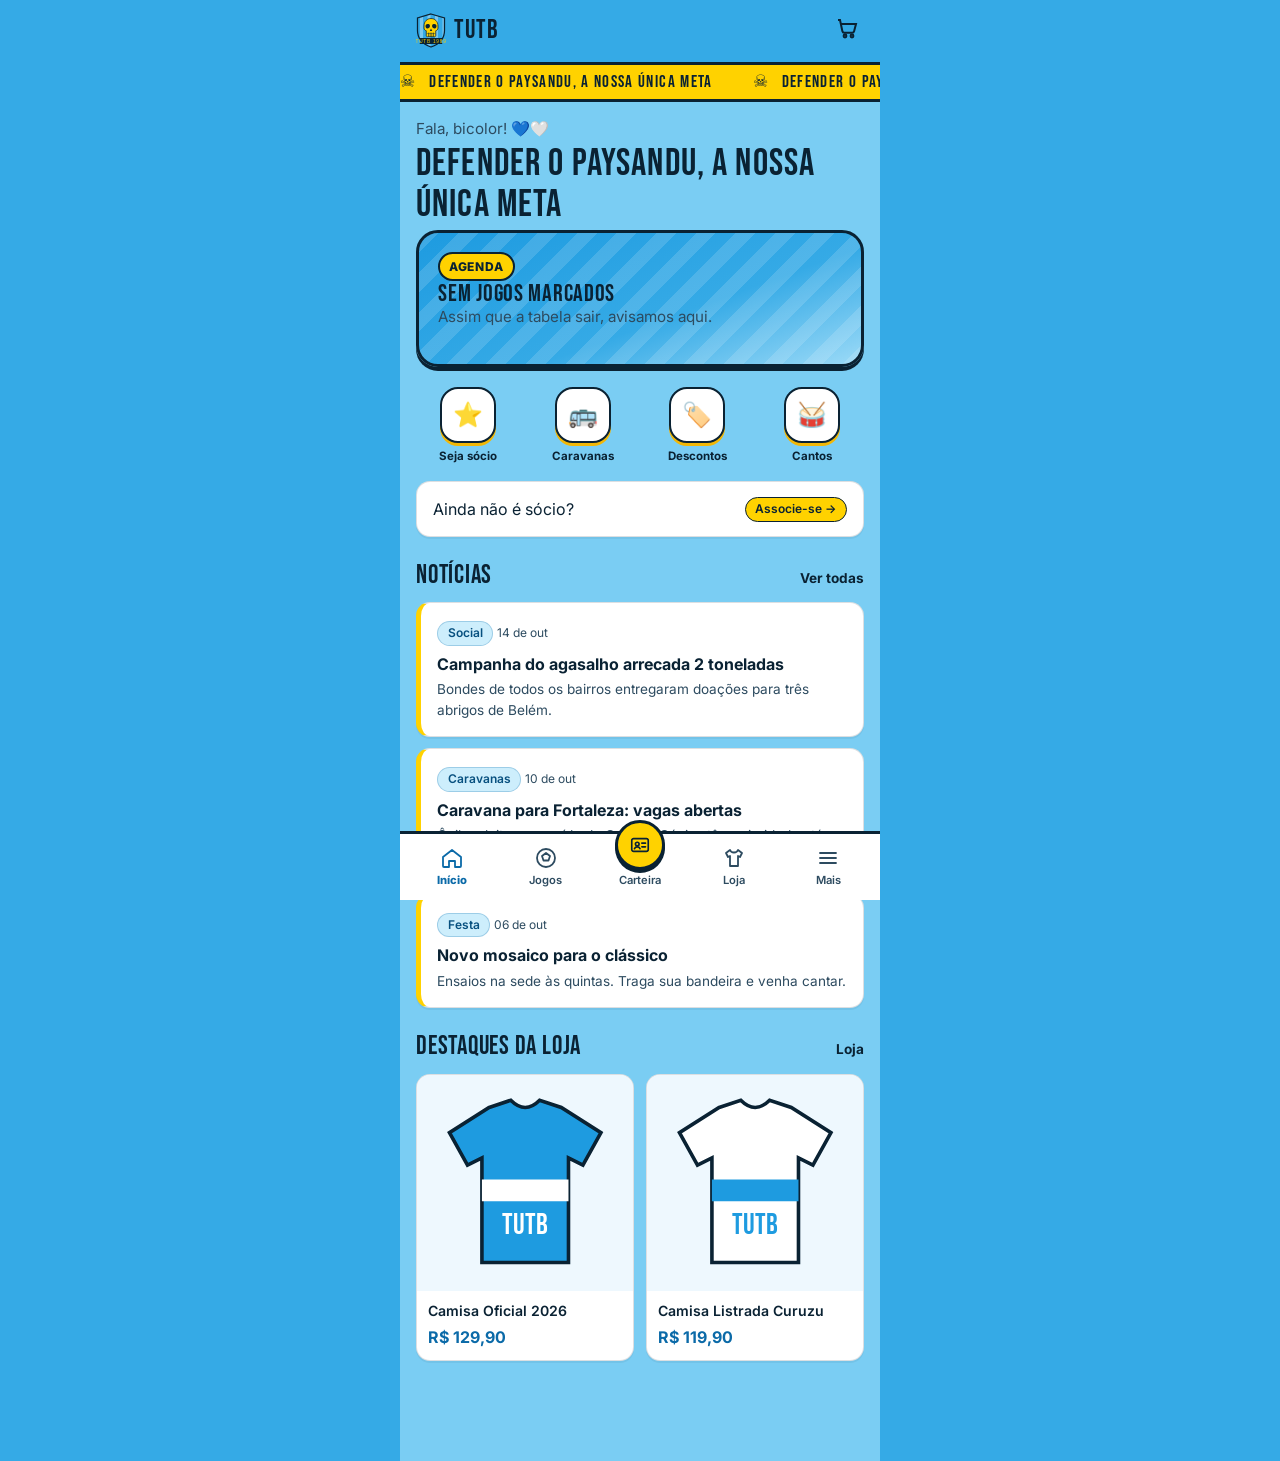
<file: app/index.html>
<!doctype html>
<html lang="pt-BR">
<head>
  <meta charset="utf-8">
  <meta name="viewport" content="width=device-width, initial-scale=1, viewport-fit=cover">
  <meta name="theme-color" content="#35AAE6">
  <title>TUTB — App da Torcida</title>
  <link rel="manifest" href="manifest.webmanifest">
  <link rel="icon" href="../shared/emblem.svg" type="image/svg+xml">
  <link rel="stylesheet" href="../shared/brand.css">
  <link rel="stylesheet" href="app.css">
</head>
<body>
  <div class="shell">
    <header class="topo">
      <button class="topo__voltar" id="voltar" aria-label="Voltar" hidden>&#8592;</button>
      <a href="#/" class="topo__marca"><img src="../shared/emblem.svg" alt="" width="30" height="35"><span>TUTB</span></a>
      <a href="#/carrinho" class="topo__carrinho" aria-label="Carrinho">
        <svg viewBox="0 0 24 24" width="24" height="24" fill="none" stroke="currentColor" stroke-width="2"><path d="M3 4h2l2.4 11.2a2 2 0 0 0 2 1.6h7.7a2 2 0 0 0 2-1.5L21 8H6"/><circle cx="10" cy="20" r="1.4"/><circle cx="17" cy="20" r="1.4"/></svg>
        <span class="badge" id="badge" hidden>0</span>
      </a>
    </header>
    <div class="lema"><span class="sr-only">Defender o Paysandu, a nossa única meta</span><div class="lema__trilho" aria-hidden="true"><span>Defender o Paysandu, a nossa única meta</span><span>Defender o Paysandu, a nossa única meta</span><span>Defender o Paysandu, a nossa única meta</span><span>Defender o Paysandu, a nossa única meta</span><span>Defender o Paysandu, a nossa única meta</span><span>Defender o Paysandu, a nossa única meta</span></div></div>

    <main id="tela" tabindex="-1"></main>

    <nav class="abas" aria-label="Navegação principal">
      <a href="#/" data-aba="inicio"><svg viewBox="0 0 24 24"><path d="M3 11 12 4l9 7v9a1 1 0 0 1-1 1h-5v-6H9v6H4a1 1 0 0 1-1-1z"/></svg>Início</a>
      <a href="#/jogos" data-aba="jogos"><svg viewBox="0 0 24 24"><circle cx="12" cy="12" r="9"/><path d="m12 7 4 3-1.5 4.5h-5L8 10z"/></svg>Jogos</a>
      <a href="#/carteirinha" data-aba="carteirinha" class="abas__centro"><svg viewBox="0 0 24 24"><rect x="3" y="5" width="18" height="14" rx="2"/><circle cx="9" cy="11" r="2"/><path d="M14 10h4M14 14h4M6 16c.6-1.4 1.8-2 3-2s2.4.6 3 2"/></svg>Carteira</a>
      <a href="#/loja" data-aba="loja"><svg viewBox="0 0 24 24"><path d="M8 4 4 7l2 4 2-1v10h8V10l2 1 2-4-4-3c-.5 1.5-2 2.5-4 2.5S8.5 5.5 8 4z"/></svg>Loja</a>
      <a href="#/mais" data-aba="mais"><svg viewBox="0 0 24 24"><path d="M4 7h16M4 12h16M4 17h16"/></svg>Mais</a>
    </nav>
  </div>
  <div class="toast" id="toast" role="status" aria-live="polite"></div>

  <script src="../shared/data.js"></script>
  <script src="app.js"></script>
</body>
</html>
</file>
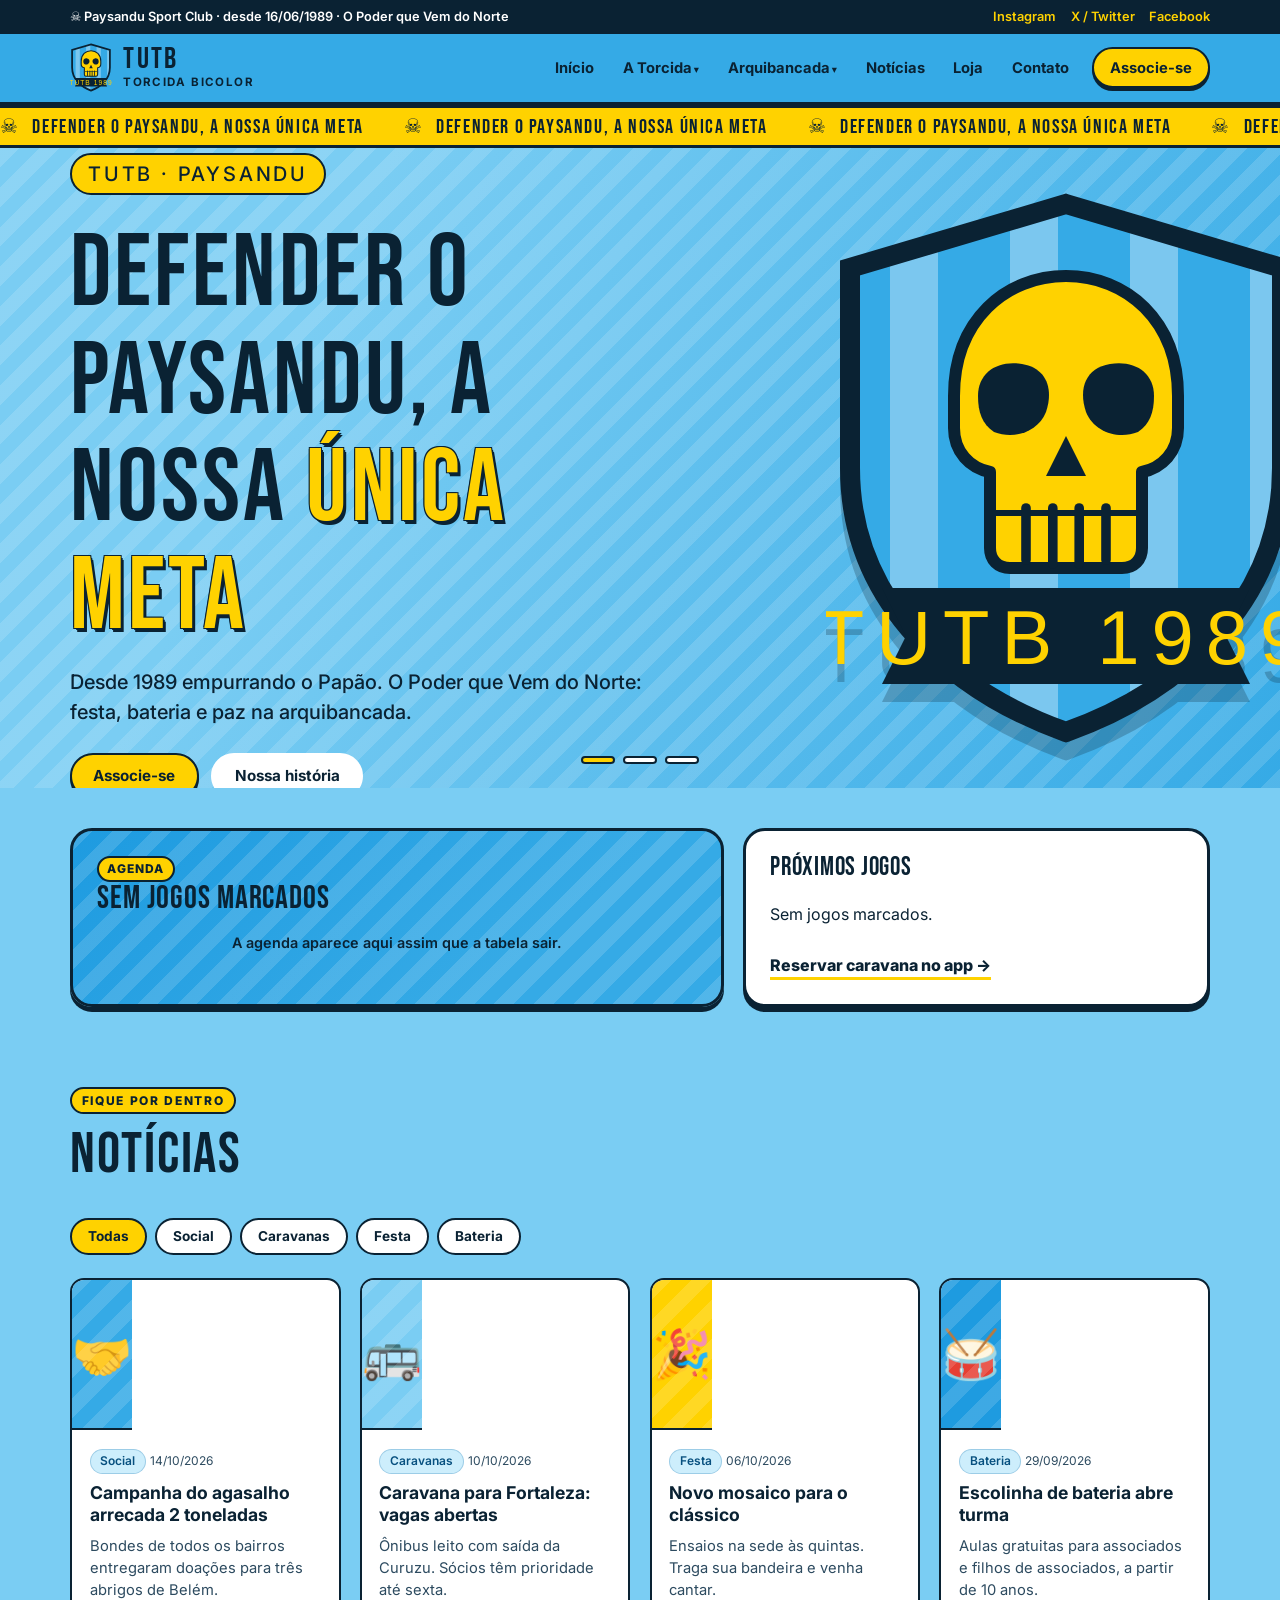
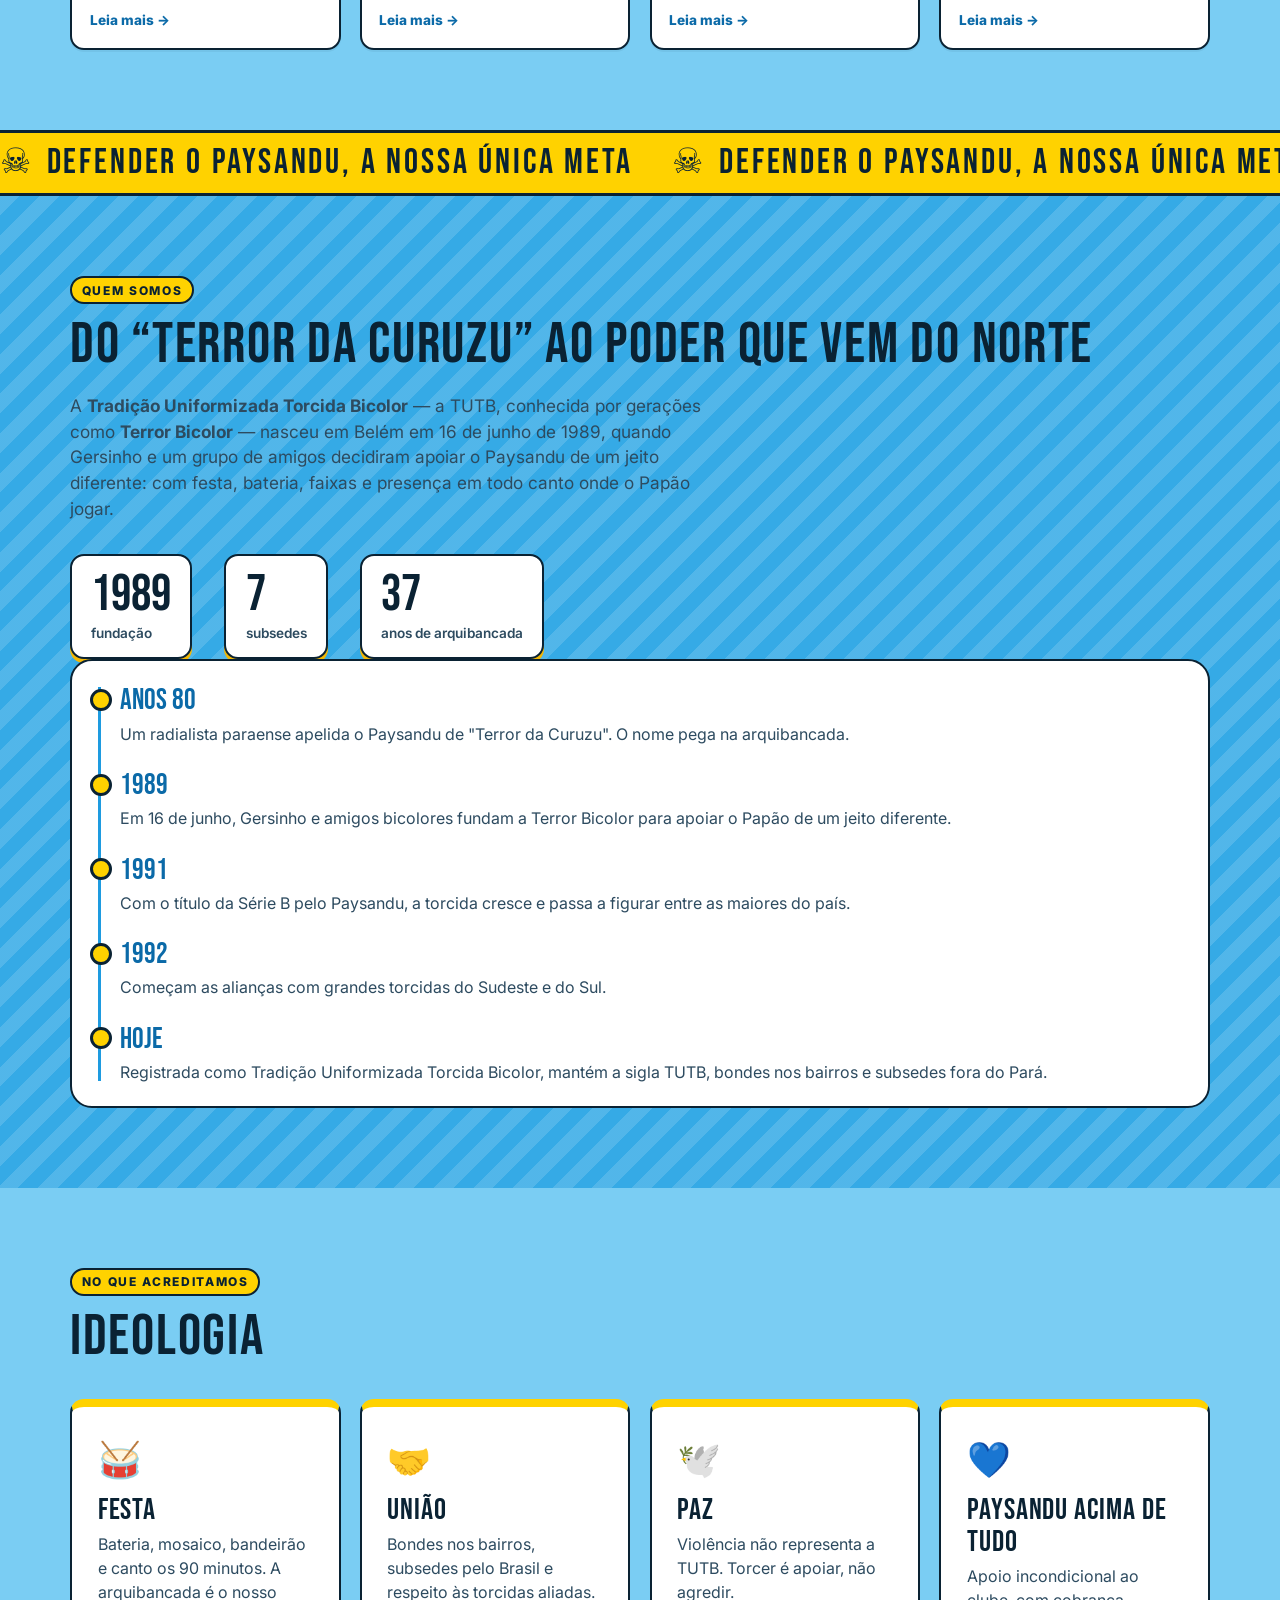
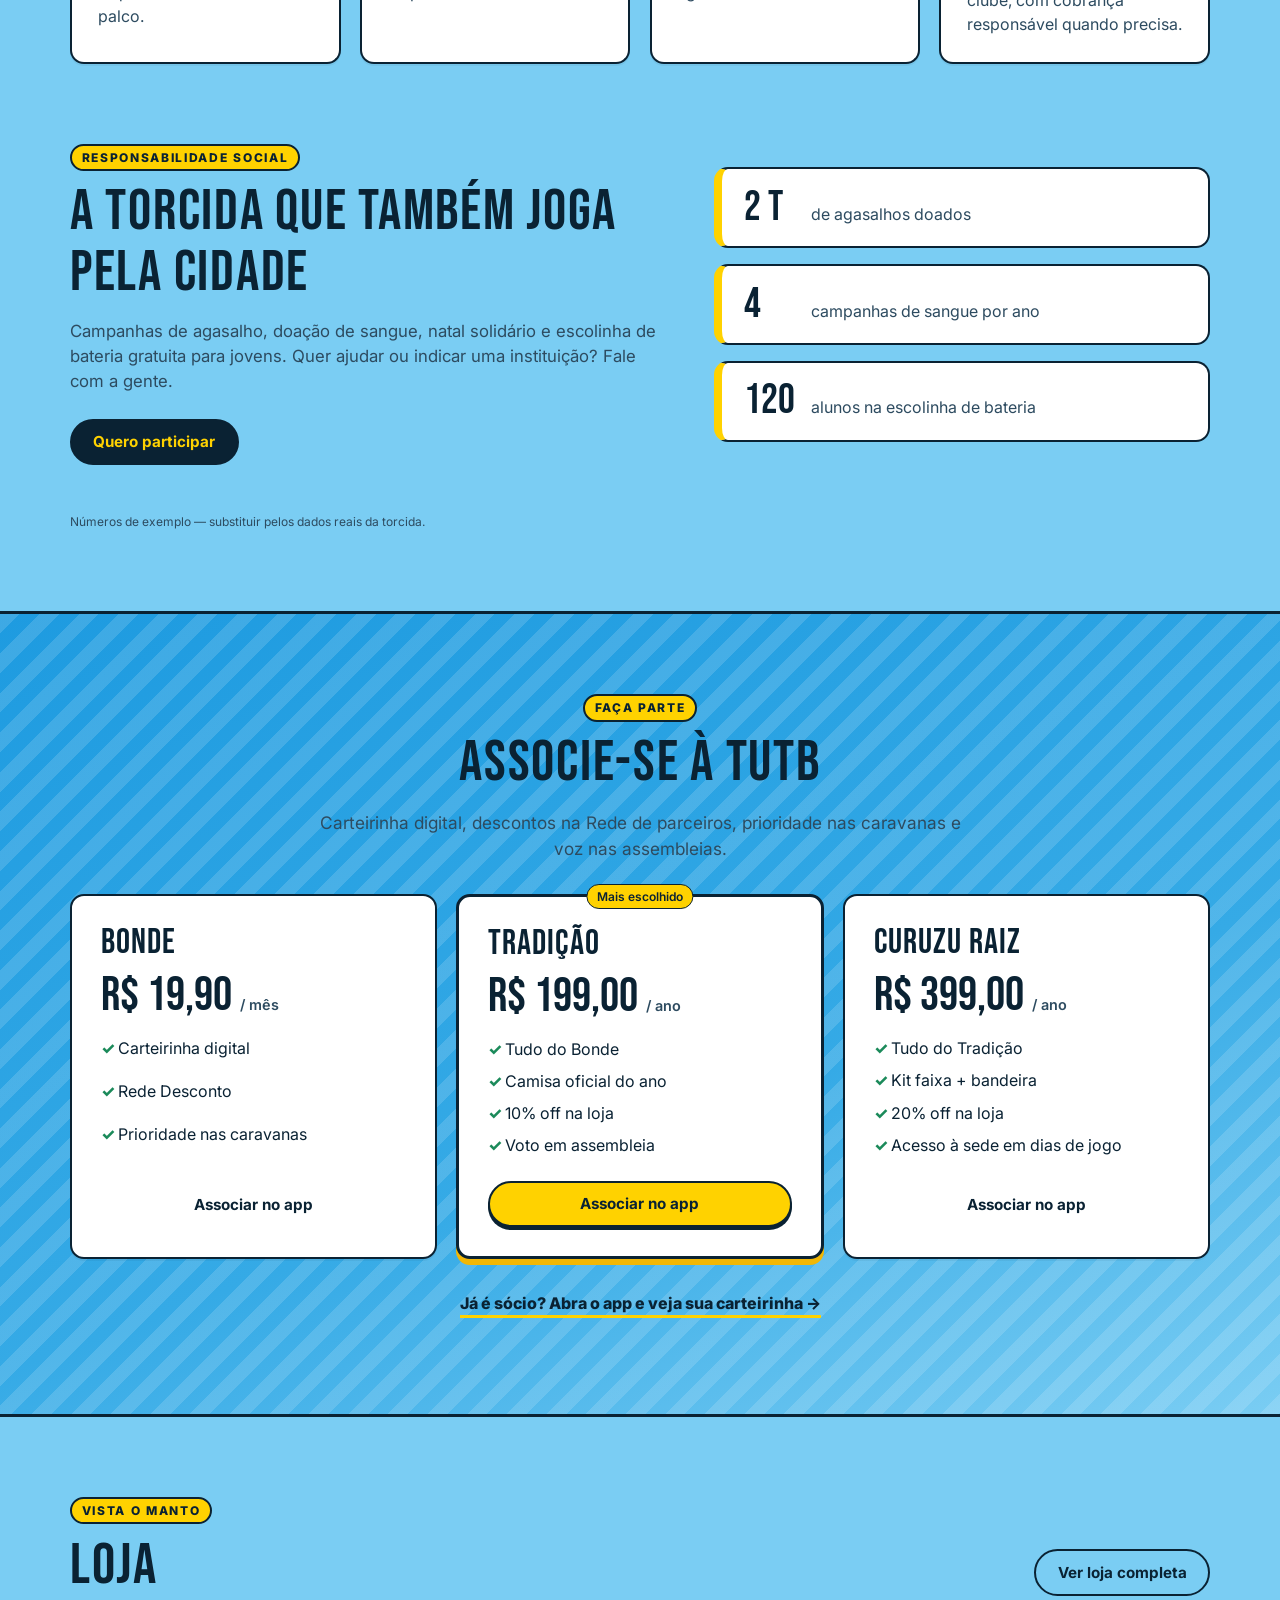
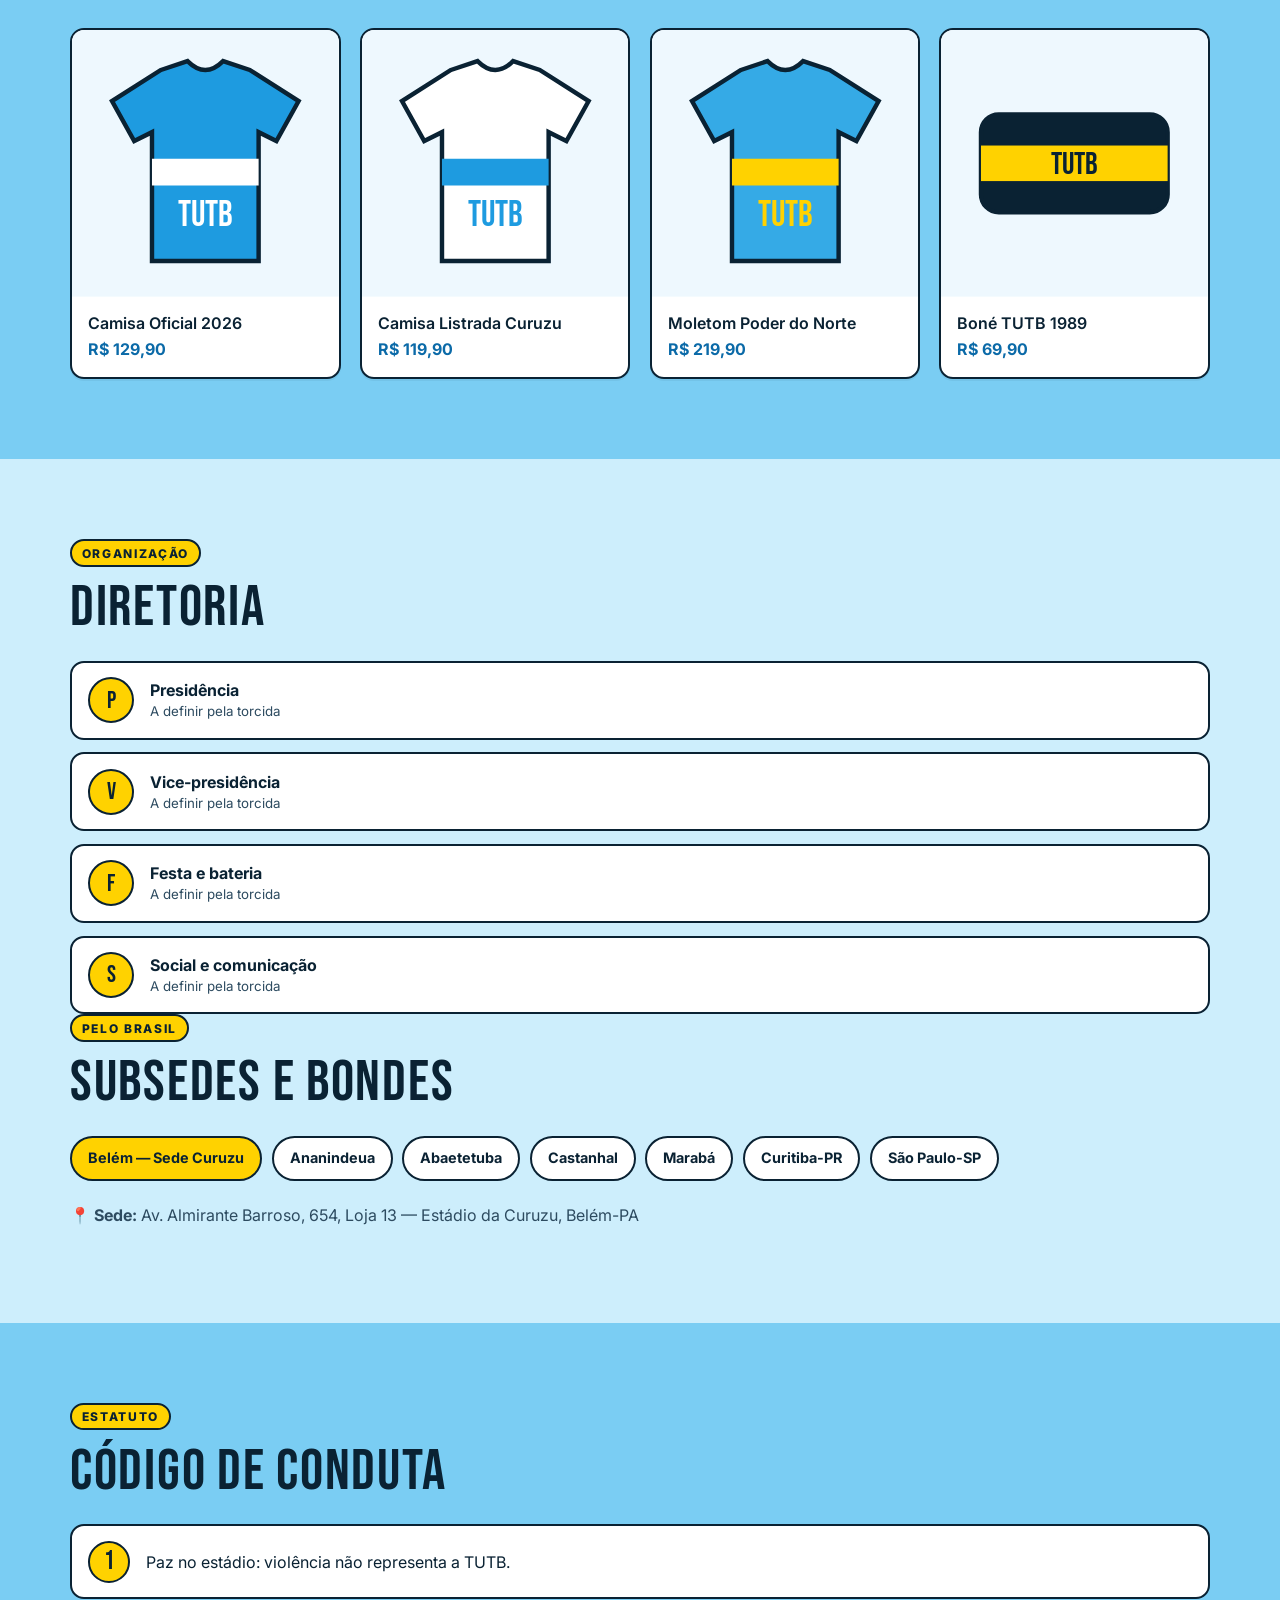
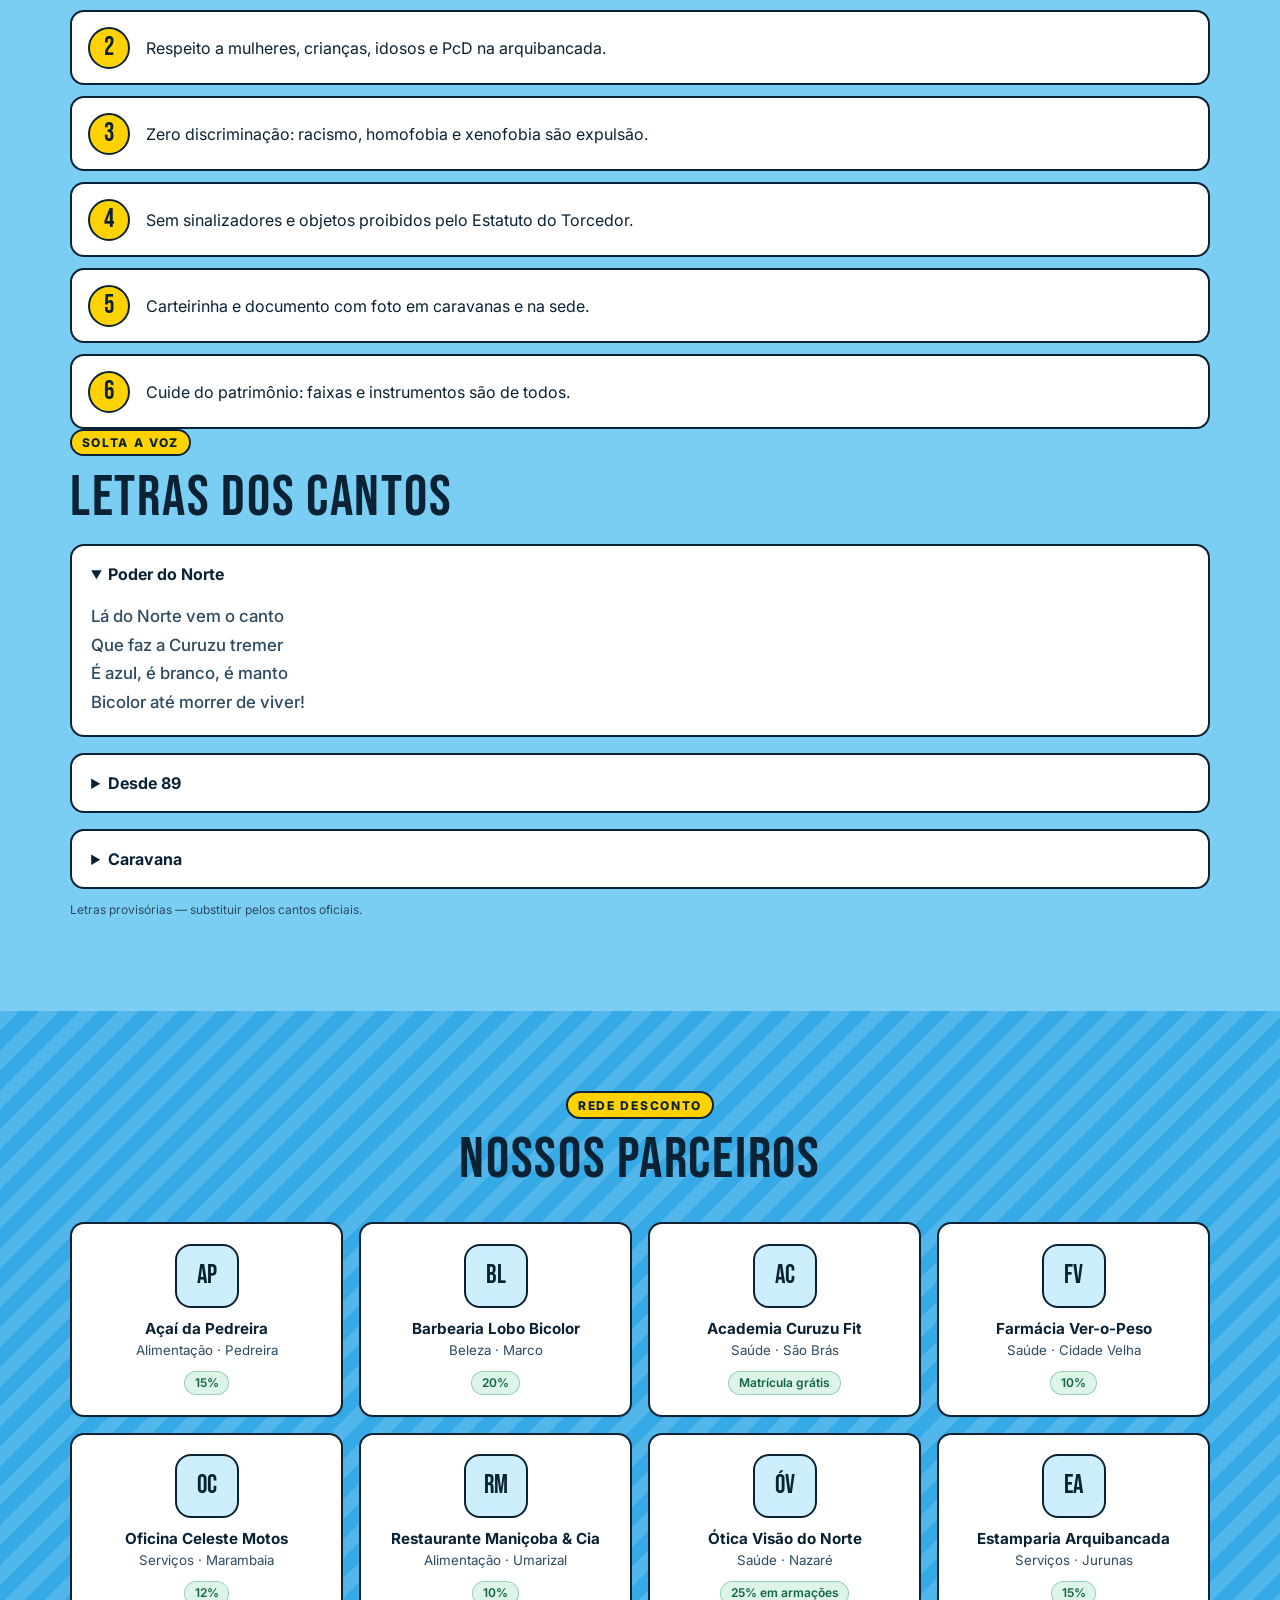
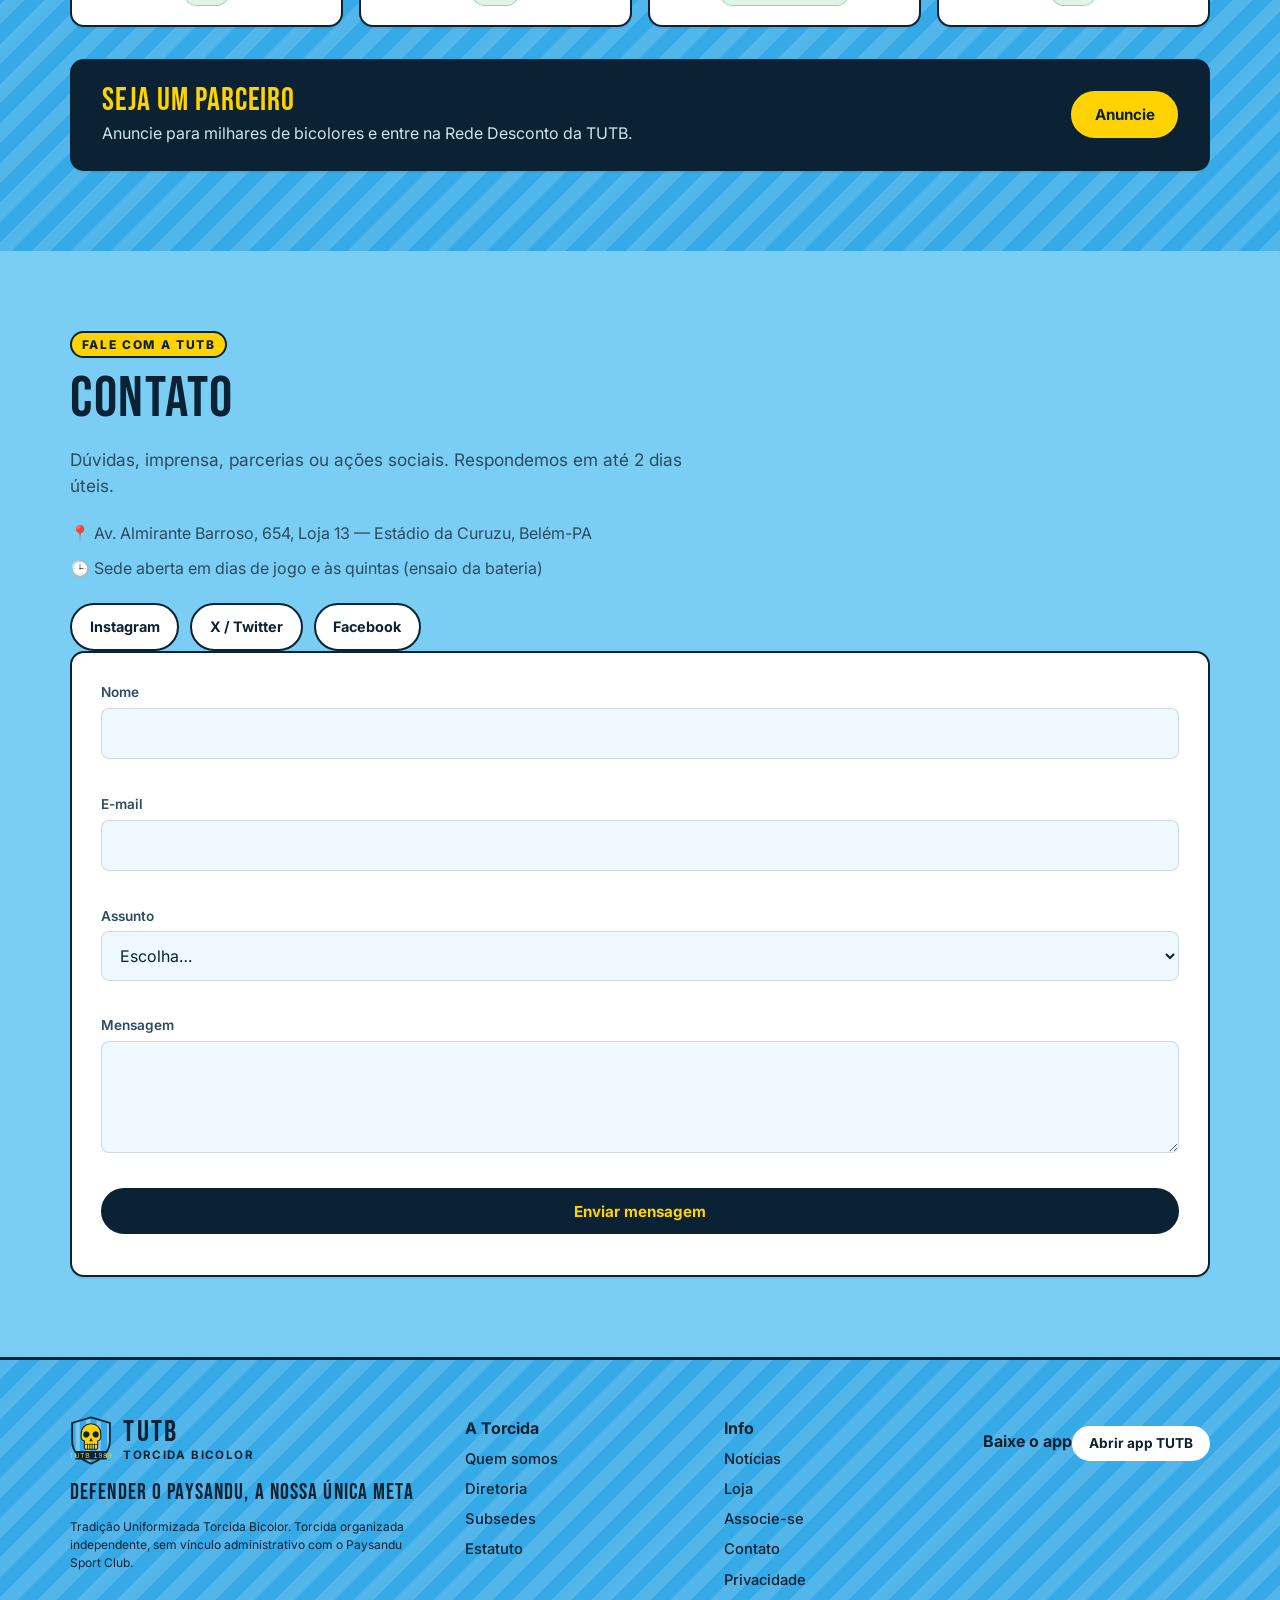
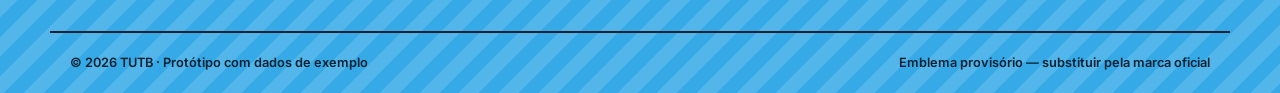
<file: site/index.html>
<!doctype html>
<html lang="pt-BR">
<head>
  <meta charset="utf-8">
  <meta name="viewport" content="width=device-width, initial-scale=1, viewport-fit=cover">
  <meta name="description" content="Site oficial da TUTB — Tradição Uniformizada Torcida Bicolor, a torcida do Paysandu desde 1989. Defender o Paysandu, a nossa única meta.">
  <meta name="theme-color" content="#35AAE6">
  <title>TUTB — O Poder que Vem do Norte</title>
  <link rel="icon" href="../shared/emblem.svg" type="image/svg+xml">
  <link rel="stylesheet" href="../shared/brand.css">
  <link rel="stylesheet" href="site.css">
</head>
<body>
  <a class="sr-only" href="#conteudo">Pular para o conteúdo</a>

  <div class="faixa-topo"><div class="wrap"><span>☠ Paysandu Sport Club · desde 16/06/1989 · O Poder que Vem do Norte</span>
    <span class="faixa-topo__redes" id="redes-topo"></span></div></div>

  <header class="cab" id="cab">
    <div class="wrap cab__in">
      <a href="#inicio" class="marca"><img src="../shared/emblem.svg" alt="" width="42" height="49"><span><b>TUTB</b><small>Torcida Bicolor</small></span></a>
      <button class="menu-btn" id="menu-btn" aria-expanded="false" aria-controls="menu" aria-label="Abrir menu"><span></span><span></span><span></span></button>
      <nav id="menu" class="menu" aria-label="Principal">
        <ul>
          <li><a href="#inicio">Início</a></li>
          <li class="tem-sub"><button aria-expanded="false">A Torcida</button>
            <ul><li><a href="#historia">Quem somos</a></li><li><a href="#historia">História</a></li><li><a href="#diretoria">Diretoria</a></li><li><a href="#subsedes">Subsedes e bondes</a></li><li><a href="#conduta">Estatuto e conduta</a></li></ul></li>
          <li class="tem-sub"><button aria-expanded="false">Arquibancada</button>
            <ul><li><a href="#ideologia">Ideologia</a></li><li><a href="#social">Responsabilidade social</a></li><li><a href="#cantos">Letras dos cantos</a></li><li><a href="#agenda">Agenda e caravanas</a></li></ul></li>
          <li><a href="#noticias">Notícias</a></li>
          <li><a href="#loja">Loja</a></li>
          <li><a href="#contato">Contato</a></li>
          <li><a class="btn btn--ouro btn--pq" href="#associe">Associe-se</a></li>
        </ul>
      </nav>
    </div>
  </header>
  <div class="lema"><span class="sr-only">Defender o Paysandu, a nossa única meta</span><div class="lema__trilho" aria-hidden="true"><span>Defender o Paysandu, a nossa única meta</span><span>Defender o Paysandu, a nossa única meta</span><span>Defender o Paysandu, a nossa única meta</span><span>Defender o Paysandu, a nossa única meta</span><span>Defender o Paysandu, a nossa única meta</span><span>Defender o Paysandu, a nossa única meta</span></div></div>

  <main id="conteudo">
    <!-- W02 banner -->
    <section class="banner" id="inicio" aria-roledescription="carrossel" aria-label="Destaques">
      <div class="banner__slides" id="slides"></div>
      <div class="banner__pontos" id="pontos"></div>
    </section>

    <!-- W03 próximo jogo -->
    <section class="wrap jogo" id="agenda">
      <div class="jogo__card" id="proximo"></div>
      <div class="jogo__lista"><h3>Próximos jogos</h3><ul id="agenda-lista"></ul>
        <a class="link-seta" href="../app/index.html#/caravanas">Reservar caravana no app →</a></div>
    </section>

    <!-- W04 notícias -->
    <section class="sec wrap" id="noticias">
      <div class="sec__cab"><p class="sobre">Fique por dentro</p><h2>Notícias</h2></div>
      <div class="filtro-noticias" id="filtro-noticias" role="tablist"></div>
      <div class="grid-noticias" id="grid-noticias"></div>
    </section>

    <div class="lema lema--grande"><span class="sr-only">Defender o Paysandu, a nossa única meta</span><div class="lema__trilho" aria-hidden="true"><span>Defender o Paysandu, a nossa única meta</span><span>Defender o Paysandu, a nossa única meta</span><span>Defender o Paysandu, a nossa única meta</span><span>Defender o Paysandu, a nossa única meta</span><span>Defender o Paysandu, a nossa única meta</span><span>Defender o Paysandu, a nossa única meta</span></div></div>

    <!-- W05 história -->
    <section class="sec sec--listras" id="historia">
      <div class="wrap duas">
        <div>
          <p class="sobre">Quem somos</p>
          <h2>Do “Terror da Curuzu” ao Poder que Vem do Norte</h2>
          <p class="lead">A <b>Tradição Uniformizada Torcida Bicolor</b> — a TUTB, conhecida por gerações como <b>Terror Bicolor</b> — nasceu em Belém em 16 de junho de 1989, quando Gersinho e um grupo de amigos decidiram apoiar o Paysandu de um jeito diferente: com festa, bateria, faixas e presença em todo canto onde o Papão jogar.</p>
          <div class="numeros">
            <div><b data-conta="1989">1989</b><span>fundação</span></div>
            <div><b data-conta="7">7</b><span>subsedes</span></div>
            <div><b data-conta="35">35</b><span>anos de arquibancada</span></div>
          </div>
        </div>
        <ol class="linha-tempo" id="linha-tempo"></ol>
      </div>
    </section>

    <!-- W06 ideologia + social -->
    <section class="sec wrap" id="ideologia">
      <div class="sec__cab"><p class="sobre">No que acreditamos</p><h2>Ideologia</h2></div>
      <div class="pilares">
        <article class="card pilar"><span>🥁</span><h3>Festa</h3><p>Bateria, mosaico, bandeirão e canto os 90 minutos. A arquibancada é o nosso palco.</p></article>
        <article class="card pilar"><span>🤝</span><h3>União</h3><p>Bondes nos bairros, subsedes pelo Brasil e respeito às torcidas aliadas.</p></article>
        <article class="card pilar"><span>🕊️</span><h3>Paz</h3><p>Violência não representa a TUTB. Torcer é apoiar, não agredir.</p></article>
        <article class="card pilar"><span>💙</span><h3>Paysandu acima de tudo</h3><p>Apoio incondicional ao clube, com cobrança responsável quando precisa.</p></article>
      </div>
    </section>

    <section class="sec wrap social" id="social">
      <div class="social__txt">
        <p class="sobre">Responsabilidade social</p>
        <h2>A torcida que também joga pela cidade</h2>
        <p>Campanhas de agasalho, doação de sangue, natal solidário e escolinha de bateria gratuita para jovens. Quer ajudar ou indicar uma instituição? Fale com a gente.</p>
        <a class="btn" href="#contato" data-assunto="Responsabilidade social">Quero participar</a>
      </div>
      <ul class="social__lista">
        <li><b>2 t</b><span>de agasalhos doados</span></li>
        <li><b>4</b><span>campanhas de sangue por ano</span></li>
        <li><b>120</b><span>alunos na escolinha de bateria</span></li>
      </ul>
      <p class="aviso-demo social__nota">Números de exemplo — substituir pelos dados reais da torcida.</p>
    </section>

    <!-- W08 associe-se -->
    <section class="sec sec--azul" id="associe">
      <div class="wrap">
        <div class="sec__cab sec__cab--centro"><p class="sobre">Faça parte</p><h2>Associe-se à TUTB</h2><p class="lead">Carteirinha digital, descontos na Rede de parceiros, prioridade nas caravanas e voz nas assembleias.</p></div>
        <div class="planos" id="planos"></div>
        <p class="centro"><a class="link-seta" href="../app/index.html">Já é sócio? Abra o app e veja sua carteirinha →</a></p>
      </div>
    </section>

    <!-- W09 loja -->
    <section class="sec wrap" id="loja">
      <div class="sec__cab sec__cab--linha"><div><p class="sobre">Vista o manto</p><h2>Loja</h2></div><a class="btn btn--ghost" href="../app/index.html#/loja">Ver loja completa</a></div>
      <div class="grid-loja" id="grid-loja"></div>
    </section>

    <!-- W07 diretoria + subsedes -->
    <section class="sec sec--escuro" id="diretoria">
      <div class="wrap duas">
        <div>
          <p class="sobre">Organização</p><h2>Diretoria</h2>
          <ul class="diretoria">
            <li><span class="avatar">P</span><div><b>Presidência</b><small>A definir pela torcida</small></div></li>
            <li><span class="avatar">V</span><div><b>Vice-presidência</b><small>A definir pela torcida</small></div></li>
            <li><span class="avatar">F</span><div><b>Festa e bateria</b><small>A definir pela torcida</small></div></li>
            <li><span class="avatar">S</span><div><b>Social e comunicação</b><small>A definir pela torcida</small></div></li>
          </ul>
        </div>
        <div id="subsedes">
          <p class="sobre">Pelo Brasil</p><h2>Subsedes e bondes</h2>
          <ul class="subsedes" id="lista-subsedes"></ul>
          <p class="sede">📍 <b>Sede:</b> <span id="sede"></span></p>
        </div>
      </div>
    </section>

    <!-- conduta + cantos -->
    <section class="sec wrap duas" id="conduta">
      <div>
        <p class="sobre">Estatuto</p><h2>Código de conduta</h2>
        <ol class="conduta" id="lista-conduta"></ol>
      </div>
      <div id="cantos">
        <p class="sobre">Solta a voz</p><h2>Letras dos cantos</h2>
        <div id="lista-cantos"></div>
        <p class="aviso-demo">Letras provisórias — substituir pelos cantos oficiais.</p>
      </div>
    </section>

    <!-- W10 parceiros -->
    <section class="sec sec--listras" id="parceiros">
      <div class="wrap">
        <div class="sec__cab sec__cab--centro"><p class="sobre">Rede Desconto</p><h2>Nossos parceiros</h2></div>
        <div class="parceiros" id="lista-parceiros"></div>
        <div class="cta-parceiro card">
          <div><h3>Seja um parceiro</h3><p>Anuncie para milhares de bicolores e entre na Rede Desconto da TUTB.</p></div>
          <a class="btn btn--ouro" href="#contato" data-assunto="Quero anunciar / ser parceiro">Anuncie</a>
        </div>
      </div>
    </section>

    <!-- W11 contato -->
    <section class="sec wrap duas" id="contato">
      <div>
        <p class="sobre">Fale com a TUTB</p><h2>Contato</h2>
        <p class="lead">Dúvidas, imprensa, parcerias ou ações sociais. Respondemos em até 2 dias úteis.</p>
        <ul class="contato-info">
          <li>📍 <span id="sede2"></span></li>
          <li>🕒 Sede aberta em dias de jogo e às quintas (ensaio da bateria)</li>
        </ul>
        <div class="redes" id="redes"></div>
      </div>
      <form class="card form" id="form-contato" novalidate>
        <div class="campo"><label for="c-nome">Nome</label><input id="c-nome" name="nome" autocomplete="name" required><span class="erro"></span></div>
        <div class="campo"><label for="c-email">E-mail</label><input id="c-email" name="email" type="email" autocomplete="email" required><span class="erro"></span></div>
        <div class="campo"><label for="c-assunto">Assunto</label>
          <select id="c-assunto" name="assunto" required><option value="">Escolha…</option><option>Quero me associar</option><option>Quero anunciar / ser parceiro</option><option>Responsabilidade social</option><option>Imprensa</option><option>Outro</option></select><span class="erro"></span></div>
        <div class="campo"><label for="c-msg">Mensagem</label><textarea id="c-msg" name="msg" required></textarea><span class="erro"></span></div>
        <button class="btn btn--bloco" type="submit">Enviar mensagem</button>
        <p class="aviso-demo" id="form-status" role="status"></p>
      </form>
    </section>
  </main>

  <footer class="rod">
    <div class="wrap rod__in">
      <div><a href="#inicio" class="marca"><img src="../shared/emblem.svg" alt="" width="42" height="49"><span><b>TUTB</b><small>Torcida Bicolor</small></span></a>
        <p class="rod__meta">Defender o Paysandu, a nossa única meta</p>
        <p class="aviso-demo">Tradição Uniformizada Torcida Bicolor. Torcida organizada independente, sem vínculo administrativo com o Paysandu Sport Club.</p></div>
      <nav aria-label="Rodapé"><b>A Torcida</b><a href="#historia">Quem somos</a><a href="#diretoria">Diretoria</a><a href="#subsedes">Subsedes</a><a href="#conduta">Estatuto</a></nav>
      <nav aria-label="Rodapé 2"><b>Info</b><a href="#noticias">Notícias</a><a href="#loja">Loja</a><a href="#associe">Associe-se</a><a href="#contato">Contato</a><a href="#privacidade" id="link-priv">Privacidade</a></nav>
      <div><b>Baixe o app</b><a class="btn btn--claro btn--pq" href="../app/index.html" style="margin-top:.6rem">Abrir app TUTB</a></div>
    </div>
    <div class="wrap rod__fim"><span>© <span id="ano"></span> TUTB · Protótipo com dados de exemplo</span><span>Emblema provisório — substituir pela marca oficial</span></div>
  </footer>

  <dialog class="modal" id="modal"><button class="modal__x" id="modal-x" aria-label="Fechar">×</button><div id="modal-corpo"></div></dialog>
  <div class="toast" id="toast" role="status" aria-live="polite"></div>

  <script src="../shared/data.js"></script>
  <script src="site.js"></script>
</body>
</html>
</file>
<file: shared/brand.css>
/* TUTB — design tokens e componentes compartilhados (app + site)
   Paleta: azul celeste do Paysandu + amarelo da caveira da torcida, contornos em preto-azulado. */
@import url("https://fonts.googleapis.com/css2?family=Bebas+Neue&family=Inter:wght@400;500;600;700;800&display=swap");

:root {
  /* celestes */
  --fundo: #7ACDF3;          /* fundo das páginas */
  --fundo-forte: #35AAE6;    /* cabeçalho, heróis, rodapé */
  --celeste: #1E9BE0;        /* marca */
  --celeste-claro: #CDEEFC;  /* chips, realces suaves */
  --celeste-escuro: #0B6AA8; /* links e ícones sobre branco */

  /* superfícies e texto */
  --superficie: #FFFFFF;     /* cartões */
  --superficie-2: #EEF8FE;   /* inputs, áreas internas */
  --texto: #0A2233;          /* texto principal e contornos da caveira */
  --texto-2: #2D4B60;        /* texto secundário */
  --linha: rgba(10, 34, 51, .14);

  /* amarelo da caveira */
  --amarelo: #FFD200;
  --amarelo-forte: #F2B705;
  --amarelo-claro: #FFF4BF;

  --alerta: #C62828;
  --ok: #1B8A5A;

  --f-titulo: "Bebas Neue", Impact, "Arial Narrow", sans-serif;
  --f-texto: "Inter", system-ui, -apple-system, "Segoe UI", Roboto, sans-serif;

  --r-1: 8px;
  --r-2: 14px;
  --r-3: 22px;
  --sombra: 0 10px 28px rgba(10, 34, 51, .18);
  --listras: repeating-linear-gradient(135deg, rgba(255,255,255,.14) 0 14px, transparent 14px 28px);
  color-scheme: light;
}

* { box-sizing: border-box; }
html { -webkit-text-size-adjust: 100%; }
body {
  margin: 0;
  background: var(--fundo);
  color: var(--texto);
  font-family: var(--f-texto);
  line-height: 1.5;
}
a { color: var(--texto); text-decoration-thickness: 2px; text-underline-offset: 2px; text-decoration-color: var(--celeste-escuro); }
img { max-width: 100%; display: block; }
h1, h2, h3, .titulo { font-family: var(--f-titulo); font-weight: 400; letter-spacing: .03em; line-height: 1.05; margin: 0; }
:focus-visible { outline: 3px solid var(--texto); outline-offset: 2px; }

.btn {
  display: inline-flex; align-items: center; justify-content: center; gap: .5em;
  font: 700 .95rem/1 var(--f-texto); text-decoration: none; cursor: pointer;
  padding: .9em 1.4em; border-radius: 999px; border: 2px solid var(--texto);
  background: var(--texto); color: var(--amarelo);
  transition: transform .12s, background .2s, color .2s;
}
.btn:hover { background: #163A52; }
.btn:active { transform: scale(.97); }
.btn--claro { background: var(--superficie); color: var(--texto); border-color: var(--superficie); }
.btn--claro:hover { background: var(--amarelo-claro); }
.btn--ghost { background: transparent; border-color: var(--texto); color: var(--texto); }
.btn--ghost:hover { background: rgba(10,34,51,.06); }
.btn--ouro { background: var(--amarelo); color: var(--texto); border-color: var(--texto); box-shadow: 0 3px 0 var(--texto); }
.btn--ouro:hover { background: #FFDD33; }
.btn--ouro:active { box-shadow: 0 1px 0 var(--texto); transform: translateY(2px); }
.btn--bloco { width: 100%; }
.btn[disabled] { opacity: .45; cursor: not-allowed; }

.card { background: var(--superficie); border: 1px solid var(--linha); border-radius: var(--r-2); box-shadow: 0 2px 0 rgba(10,34,51,.06); }
.chip {
  display: inline-block; font: 600 .75rem/1 var(--f-texto); padding: .45em .8em; border-radius: 999px;
  background: var(--celeste-claro); color: #07507F; border: 1px solid rgba(11,106,168,.25);
}
.chip--ouro { background: var(--amarelo); color: var(--texto); border-color: var(--texto); }
.chip--ok { background: #DDF5E9; color: #11663F; border-color: rgba(27,138,90,.35); }
.chip--alerta { background: #FDE2E2; color: #9B1C1C; border-color: rgba(198,40,40,.35); }

.campo { display: grid; gap: .35rem; margin-bottom: 1rem; }
.campo label { font-size: .85rem; font-weight: 600; color: var(--texto-2); }
.campo input, .campo select, .campo textarea {
  font: inherit; color: var(--texto); background: var(--superficie-2); border: 1px solid var(--linha);
  border-radius: var(--r-1); padding: .8em .9em; width: 100%;
}
.campo textarea { min-height: 7rem; resize: vertical; }
.campo input:focus, .campo select:focus, .campo textarea:focus { border-color: var(--celeste); outline: none; box-shadow: 0 0 0 3px rgba(30,155,224,.3); background: var(--superficie); }
.campo .erro { color: var(--alerta); font-size: .8rem; min-height: 1em; font-weight: 600; }
.campo.invalido input, .campo.invalido select, .campo.invalido textarea { border-color: var(--alerta); }

/* faixa do lema: amarelo com texto preto, como a caveira */
.lema {
  background: var(--amarelo); color: var(--texto); border-block: 3px solid var(--texto);
  font: 1.25rem/1 var(--f-titulo); letter-spacing: .08em; text-transform: uppercase;
  overflow: hidden; white-space: nowrap;
}
.lema__trilho { display: inline-flex; gap: 2.5rem; padding: .55rem 0; animation: lema 28s linear infinite; }
.lema__trilho span::before { content: "☠"; margin-right: .8rem; }
@keyframes lema { to { transform: translateX(-50%); } }
@media (prefers-reduced-motion: reduce) { .lema__trilho { animation: none; } }

.toast {
  position: fixed; left: 50%; bottom: calc(90px + env(safe-area-inset-bottom, 0px)); transform: translateX(-50%) translateY(20px);
  background: var(--texto); color: var(--amarelo); font-weight: 600; padding: .8em 1.2em; border-radius: 999px;
  box-shadow: var(--sombra); opacity: 0; pointer-events: none; transition: .25s; z-index: 999; max-width: calc(100% - 32px); text-align: center;
}
.toast.on { opacity: 1; transform: translateX(-50%) translateY(0); }

.aviso-demo { font-size: .75rem; color: var(--texto-2); }
.sr-only { position: absolute; width: 1px; height: 1px; overflow: hidden; clip: rect(0 0 0 0); white-space: nowrap; }
</file>
<file: app/app.css>
body { background: var(--fundo-forte); }
.shell {
  max-width: 480px; margin: 0 auto; min-height: 100vh; min-height: 100dvh;
  background: var(--fundo); position: relative;
  padding-bottom: calc(84px + env(safe-area-inset-bottom, 0px));
}

/* topo */
.topo {
  position: sticky; top: 0; z-index: 20; display: flex; align-items: center; gap: .6rem;
  padding: calc(.7rem + env(safe-area-inset-top, 0px)) 16px .7rem;
  background: var(--fundo-forte); border-bottom: 3px solid var(--texto);
}
.topo__marca { display: flex; align-items: center; gap: .5rem; text-decoration: none; color: var(--texto); font: 1.6rem var(--f-titulo); letter-spacing: .06em; }
.topo__voltar { background: none; border: 0; color: var(--texto); font-size: 1.5rem; cursor: pointer; padding: 0 .3rem; }
.topo__carrinho { margin-left: auto; color: var(--texto); position: relative; padding: .3rem; }
.badge { position: absolute; top: -2px; right: -4px; background: var(--amarelo); color: var(--texto); border: 2px solid var(--texto); font: 800 .7rem/1 var(--f-texto); padding: .2em .4em; border-radius: 999px; }
.shell > .lema { font-size: 1.05rem; border-top: 0; }

/* abas */
.abas {
  position: fixed; bottom: 0; left: 50%; transform: translateX(-50%); width: 100%; max-width: 480px; z-index: 30;
  display: grid; grid-template-columns: repeat(5, 1fr);
  background: var(--superficie); border-top: 3px solid var(--texto);
  padding: .4rem .3rem calc(.4rem + env(safe-area-inset-bottom, 0px));
}
.abas a { display: grid; justify-items: center; gap: .15rem; color: var(--texto-2); text-decoration: none; font-size: .7rem; font-weight: 600; padding: .3rem 0; }
.abas svg { width: 24px; height: 24px; fill: none; stroke: currentColor; stroke-width: 1.8; stroke-linejoin: round; stroke-linecap: round; }
.abas a.ativa { color: var(--celeste-escuro); font-weight: 800; }
.abas__centro svg { width: 50px; height: 50px; padding: 11px; margin-top: -26px; border-radius: 50%; background: var(--amarelo); color: var(--texto); stroke: var(--texto); border: 3px solid var(--texto); box-shadow: 0 3px 0 var(--texto); }

/* telas */
#tela { padding: 16px; outline: none; }
.sec { margin: 1.6rem 0 .8rem; display: flex; justify-content: space-between; align-items: baseline; }
.sec h2 { font-size: 1.6rem; }
.sec a { font-size: .85rem; font-weight: 700; text-decoration: none; color: var(--texto); }
h1.pagina { font-size: 2.4rem; margin: .2rem 0 .3rem; }
.sub { color: var(--texto-2); margin: 0 0 1rem; font-size: .95rem; }

/* hero jogo */
.hero {
  border-radius: var(--r-3); padding: 1.2rem; position: relative; overflow: hidden;
  background: linear-gradient(160deg, var(--celeste), var(--fundo-forte) 60%, #9BDAF7);
  border: 3px solid var(--texto); box-shadow: 0 4px 0 var(--texto);
}
.hero::after { content: ""; position: absolute; inset: 0; background: var(--listras); pointer-events: none; }
.hero > * { position: relative; z-index: 1; }
.hero__comp { display: inline-block; font-size: .75rem; font-weight: 800; text-transform: uppercase; letter-spacing: .08em; color: var(--texto); background: var(--amarelo); padding: .3em .7em; border-radius: 999px; border: 2px solid var(--texto); margin: 0; }
.placar { display: grid; grid-template-columns: 1fr auto 1fr; align-items: center; margin: 1rem 0; text-align: center; }
.time { display: grid; justify-items: center; gap: .4rem; font-weight: 800; font-size: .9rem; }
.escudo { width: 60px; height: 60px; border-radius: 50%; display: grid; place-items: center; background: var(--superficie); color: var(--texto); font: 1.4rem var(--f-titulo); border: 3px solid var(--texto); }
.escudo img { width: 42px; }
.escudo--deles { background: var(--texto); color: var(--superficie); }
.vs { font: 2rem var(--f-titulo); color: var(--texto); }
.contagem { display: flex; justify-content: center; gap: .5rem; margin-bottom: 1rem; }
.contagem div { background: var(--superficie); border: 2px solid var(--texto); border-radius: var(--r-1); padding: .35rem .6rem; text-align: center; min-width: 54px; }
.contagem b { display: block; font: 1.6rem var(--f-titulo); }
.contagem small { font-size: .65rem; color: var(--texto-2); text-transform: uppercase; font-weight: 700; }
.hero__local { text-align: center; color: var(--texto); font-weight: 600; font-size: .85rem; margin-bottom: 1rem; }

/* atalhos */
.atalhos { display: grid; grid-template-columns: repeat(4, 1fr); gap: .6rem; margin-top: 1.2rem; }
.atalho { display: grid; justify-items: center; gap: .35rem; text-decoration: none; color: var(--texto); font-size: .72rem; font-weight: 700; text-align: center; }
.atalho span { width: 56px; height: 56px; border-radius: 18px; display: grid; place-items: center; background: var(--superficie); border: 2px solid var(--texto); font-size: 1.5rem; box-shadow: 0 3px 0 var(--amarelo-forte); }

/* listas */
.lista { display: grid; gap: .7rem; }
.item { display: flex; gap: .9rem; align-items: center; padding: .9rem; text-decoration: none; color: inherit; }
.item__data { min-width: 52px; text-align: center; border-right: 2px solid var(--amarelo); padding-right: .8rem; }
.item__data b { display: block; font: 1.5rem var(--f-titulo); }
.item__data small { color: var(--texto-2); font-size: .7rem; text-transform: uppercase; font-weight: 700; }
.item h3 { font-family: var(--f-texto); font-weight: 700; font-size: 1rem; letter-spacing: 0; }
.item p { margin: .15rem 0 0; color: var(--texto-2); font-size: .82rem; }
.item__fim { margin-left: auto; text-align: right; }

.noticia-card { display: block; padding: 1rem; text-decoration: none; color: inherit; border-left: 5px solid var(--amarelo); }
.noticia-card h3 { font: 700 1rem/1.3 var(--f-texto); letter-spacing: 0; margin: .5rem 0 .3rem; }
.noticia-card p { margin: 0; color: var(--texto-2); font-size: .85rem; }

/* abas internas */
.seg { display: flex; gap: .4rem; background: var(--superficie); padding: .3rem; border-radius: 999px; margin-bottom: 1rem; border: 2px solid var(--texto); }
.seg button { flex: 1; font: 700 .85rem var(--f-texto); color: var(--texto-2); background: none; border: 0; padding: .6rem; border-radius: 999px; cursor: pointer; }
.seg button.on { background: var(--amarelo); color: var(--texto); }

.tabela-wrap { overflow-x: auto; }
table { width: 100%; border-collapse: collapse; font-size: .85rem; }
th, td { padding: .6rem .4rem; text-align: center; border-bottom: 1px solid var(--linha); }
th { color: var(--texto-2); font-weight: 700; font-size: .72rem; text-transform: uppercase; }
td:nth-child(2), th:nth-child(2) { text-align: left; }
tr.nosso td { background: var(--amarelo-claro); font-weight: 800; }

/* planos */
.plano { padding: 1.2rem; position: relative; }
.plano.dest { border: 3px solid var(--texto); box-shadow: 0 4px 0 var(--amarelo-forte); }
.plano h3 { font-size: 1.8rem; }
.preco { font: 2.4rem var(--f-titulo); margin: .2rem 0; }
.preco small { font: 600 .85rem var(--f-texto); color: var(--texto-2); }
.plano ul { list-style: none; padding: 0; margin: .6rem 0 1rem; display: grid; gap: .35rem; font-size: .9rem; }
.plano li::before { content: "✓ "; color: var(--ok); font-weight: 800; }
.plano .chip--ouro { position: absolute; top: 1rem; right: 1rem; }

/* carteirinha */
.cartao {
  border-radius: var(--r-3); padding: 1.2rem; aspect-ratio: 1.6 / 1; max-width: 100%;
  background:
    linear-gradient(115deg, transparent 0 58%, var(--amarelo) 58% 66%, transparent 66%),
    var(--listras),
    linear-gradient(135deg, var(--celeste) 0%, var(--fundo-forte) 55%, #9BDAF7 100%);
  color: var(--texto); position: relative; overflow: hidden; border: 3px solid var(--texto); box-shadow: 0 5px 0 var(--texto);
  display: grid; grid-template-rows: auto 1fr auto;
}
.cartao__top { display: flex; justify-content: space-between; align-items: center; }
.cartao__top img { width: 46px; }
.cartao__top b { font: 1.6rem var(--f-titulo); letter-spacing: .08em; background: var(--texto); color: var(--amarelo); padding: .1em .5em; border-radius: var(--r-1); }
.cartao__nome { align-self: end; background: var(--texto); color: var(--superficie); border-radius: var(--r-1); padding: .6rem .8rem; }
.cartao__nome strong { display: block; font: 1.5rem var(--f-titulo); letter-spacing: .04em; color: var(--amarelo); }
.cartao__nome span { font-size: .75rem; color: #CFE3F0; }
.cartao__lema { font: .78rem var(--f-titulo); letter-spacing: .1em; color: var(--texto); align-self: center; text-align: right; }
.qr-box { background: var(--superficie); border-radius: var(--r-2); padding: 1rem; display: grid; justify-items: center; gap: .5rem; color: var(--texto); margin-top: 1rem; border: 2px solid var(--texto); }
.qr-box svg { width: 180px; height: 180px; }
.status-linha { display: flex; justify-content: space-between; align-items: center; padding: .9rem 1rem; margin-top: 1rem; gap: .6rem; }

/* loja */
.filtros { display: flex; gap: .4rem; overflow-x: auto; padding-bottom: .4rem; margin-bottom: .8rem; }
.filtros button { white-space: nowrap; font: 700 .82rem var(--f-texto); padding: .5rem .9rem; border-radius: 999px; border: 2px solid var(--texto); background: var(--superficie); color: var(--texto); cursor: pointer; }
.filtros button.on { background: var(--amarelo); }
.grade { display: grid; grid-template-columns: repeat(2, 1fr); gap: .7rem; }
.produto { text-decoration: none; color: inherit; overflow: hidden; }
.produto svg { width: 100%; height: auto; display: block; }
.produto div { padding: .7rem; }
.produto h3 { font: 600 .88rem/1.25 var(--f-texto); letter-spacing: 0; }
.produto b { display: block; margin-top: .3rem; color: var(--celeste-escuro); }
.produto .chip { margin-top: .3rem; }
.detalhe-img { border-radius: var(--r-3); overflow: hidden; border: 3px solid var(--texto); }
.detalhe-img svg { width: 100%; display: block; }
.tamanhos { display: flex; flex-wrap: wrap; gap: .5rem; margin: .6rem 0 1.2rem; }
.tamanhos button { min-width: 48px; padding: .6rem; border-radius: var(--r-1); border: 2px solid var(--linha); background: var(--superficie); color: var(--texto); font-weight: 700; cursor: pointer; }
.tamanhos button.on { border-color: var(--texto); background: var(--amarelo); }
.qtd { display: inline-flex; align-items: center; border: 2px solid var(--texto); border-radius: 999px; }
.qtd button { background: none; border: 0; color: var(--texto); width: 34px; height: 34px; font-size: 1.1rem; cursor: pointer; }
.qtd span { min-width: 24px; text-align: center; font-weight: 700; }
.linha-carrinho { display: grid; grid-template-columns: 64px 1fr auto; gap: .8rem; align-items: center; padding: .7rem; }
.linha-carrinho svg { width: 64px; border-radius: var(--r-1); }
.totais { padding: 1rem; margin: 1rem 0; display: grid; gap: .4rem; }
.totais div { display: flex; justify-content: space-between; }
.totais .desc { color: var(--ok); font-weight: 600; }
.totais .total { font-size: 1.15rem; font-weight: 800; border-top: 2px solid var(--amarelo); padding-top: .5rem; }

/* vazio */
.vazio { text-align: center; padding: 3rem 1rem; color: var(--texto-2); }
.vazio .ico { font-size: 3rem; }
.vazio h2 { color: var(--texto); margin: .5rem 0; font-size: 1.8rem; }

.barra { height: 10px; background: var(--superficie-2); border: 1px solid var(--linha); border-radius: 99px; overflow: hidden; margin: .5rem 0; }
.barra i { display: block; height: 100%; background: var(--amarelo-forte); }
.barra i.cheia { background: var(--alerta); }

.busca { position: relative; margin-bottom: .8rem; }
.busca input { width: 100%; font: inherit; color: var(--texto); background: var(--superficie); border: 2px solid var(--texto); border-radius: 999px; padding: .8rem 1rem .8rem 2.6rem; }
.busca::before { content: "🔍"; position: absolute; left: 1rem; top: 50%; transform: translateY(-50%); font-size: .9rem; }

.menu-mais a { display: flex; align-items: center; gap: .9rem; padding: 1rem; color: var(--texto); font-weight: 600; text-decoration: none; border-bottom: 1px solid var(--linha); }
.menu-mais a:last-child { border-bottom: 0; }
.menu-mais a::after { content: "›"; margin-left: auto; color: var(--texto-2); font-size: 1.3rem; }
.menu-mais span { font-size: 1.3rem; width: 28px; text-align: center; }

details.letra { padding: 0; margin-bottom: .6rem; }
details.letra summary { padding: 1rem; cursor: pointer; font-weight: 700; list-style: none; display: flex; justify-content: space-between; }
details.letra summary::after { content: "+"; color: var(--celeste-escuro); font-size: 1.3rem; }
details.letra[open] summary::after { content: "–"; }
details.letra pre { margin: 0; padding: 0 1rem 1rem; font: 500 1rem/1.7 var(--f-texto); white-space: pre-wrap; color: var(--texto-2); }

.artigo h1 { font: 800 1.6rem/1.2 var(--f-texto); letter-spacing: 0; margin: .8rem 0; }
.artigo .capa { height: 170px; border-radius: var(--r-3); background: linear-gradient(135deg, var(--celeste), var(--fundo-forte)); position: relative; overflow: hidden; border: 3px solid var(--texto); }
.artigo .capa::after { content: ""; position: absolute; inset: 0; background: var(--listras); }
.artigo p { color: var(--texto-2); font-size: 1rem; }
.sucesso { text-align: center; padding: 2.5rem 1rem; }
.sucesso .ico { width: 72px; height: 72px; border-radius: 50%; display: grid; place-items: center; margin: 0 auto 1rem; background: var(--amarelo); color: var(--texto); border: 3px solid var(--texto); font-size: 2rem; }

.lema-bloco { text-align: center; margin: 1.6rem 0 .4rem; padding: 1rem; border-radius: var(--r-2); background: var(--texto); color: var(--amarelo); font: 1.5rem/1.1 var(--f-titulo); letter-spacing: .06em; }
.lema-bloco img { width: 44px; margin: 0 auto .5rem; }
</file>
<file: site/site.css>
html { scroll-behavior: smooth; scroll-padding-top: 90px; }
.wrap { width: min(1180px, 100%); margin-inline: auto; padding-inline: 20px; }
.btn--pq { padding: .65em 1.1em; font-size: .85rem; }
.sobre { display: inline-block; color: var(--texto); background: var(--amarelo); font: 800 .75rem var(--f-texto); text-transform: uppercase; letter-spacing: .14em; margin: 0 0 .7rem; padding: .35em .8em; border-radius: 999px; border: 2px solid var(--texto); }
.lead { color: var(--texto-2); font-size: 1.08rem; max-width: 60ch; }
.centro { text-align: center; }
.link-seta { font-weight: 800; text-decoration: none; display: inline-block; margin-top: 1rem; color: var(--texto); border-bottom: 3px solid var(--amarelo); }
.link-seta:hover { border-color: var(--texto); }

/* faixa topo */
.faixa-topo { background: var(--texto); color: var(--superficie); font-size: .8rem; font-weight: 600; }
.faixa-topo .wrap { display: flex; justify-content: space-between; gap: 1rem; padding-block: .45rem; flex-wrap: wrap; }
.faixa-topo a { color: var(--amarelo); text-decoration: none; margin-left: .9rem; }

/* cabeçalho */
.cab { position: sticky; top: 0; z-index: 50; background: var(--fundo-forte); border-bottom: 3px solid var(--texto); }
.cab__in { display: flex; align-items: center; justify-content: space-between; padding-block: .6rem; gap: 1rem; }
.marca { display: flex; align-items: center; gap: .7rem; text-decoration: none; color: var(--texto); }
.marca b { display: block; font: 1.9rem/1 var(--f-titulo); letter-spacing: .08em; }
.marca small { display: block; font-size: .72rem; font-weight: 700; color: var(--texto); text-transform: uppercase; letter-spacing: .12em; }
.menu > ul { display: flex; align-items: center; gap: .2rem; list-style: none; margin: 0; padding: 0; }
.menu a, .menu button { font: 700 .92rem var(--f-texto); color: var(--texto); text-decoration: none; background: none; border: 0; padding: .7rem .8rem; border-radius: var(--r-1); cursor: pointer; display: block; }
.menu > ul > li > a:not(.btn):hover, .menu button:hover { background: rgba(255,255,255,.35); }
.tem-sub { position: relative; }
.tem-sub > button::after { content: " ▾"; font-size: .7em; }
.tem-sub ul { position: absolute; top: 100%; left: 0; min-width: 220px; list-style: none; margin: 0; padding: .4rem; background: var(--superficie); border: 2px solid var(--texto); border-radius: var(--r-2); box-shadow: var(--sombra); opacity: 0; visibility: hidden; transform: translateY(6px); transition: .18s; }
.tem-sub:hover ul, .tem-sub:focus-within ul, .tem-sub.aberto ul { opacity: 1; visibility: visible; transform: none; }
.tem-sub ul a:hover { background: var(--amarelo-claro); }
.menu .btn { margin-left: .4rem; color: var(--texto); background: var(--amarelo); padding: .65em 1.1em; border-radius: 999px; border: 2px solid var(--texto); box-shadow: 0 3px 0 var(--texto); }
.menu .btn:hover { background: #FFDD33; }
.menu-btn { display: none; background: none; border: 0; width: 44px; height: 44px; cursor: pointer; padding: 10px; }
.menu-btn span { display: block; height: 3px; background: var(--texto); margin: 5px 0; transition: .2s; }
.menu-btn[aria-expanded="true"] span:nth-child(1) { transform: translateY(8px) rotate(45deg); }
.menu-btn[aria-expanded="true"] span:nth-child(2) { opacity: 0; }
.menu-btn[aria-expanded="true"] span:nth-child(3) { transform: translateY(-8px) rotate(-45deg); }

/* banner */
.banner { position: relative; overflow: hidden; height: clamp(460px, 72vh, 640px); }
.banner__slides { height: 100%; position: relative; }
.slide { position: absolute; inset: 0; display: flex; align-items: center; opacity: 0; transition: opacity .7s; }
.slide.on { opacity: 1; z-index: 1; }
.slide::before { content: ""; position: absolute; inset: 0; background: var(--listras); }
.slide__arte { position: absolute; right: -2%; top: 50%; transform: translateY(-50%); width: min(42vw, 480px); filter: drop-shadow(0 18px 0 rgba(10,34,51,.25)); }
.slide .wrap { position: relative; z-index: 2; }
.slide h1, .slide h2 { color: var(--texto); }
.slide__titulo { font-size: clamp(3rem, 8vw, 6.4rem); max-width: 12ch; }
.slide__titulo em { font-style: normal; color: var(--amarelo); text-shadow: 2px 2px 0 var(--texto), -1px -1px 0 var(--texto), 1px -1px 0 var(--texto), -1px 1px 0 var(--texto), 3px 4px 0 var(--texto); }
.slide p { font-size: clamp(1rem, 2vw, 1.25rem); color: var(--texto); font-weight: 500; max-width: 46ch; margin: 1rem 0 1.6rem; }
.slide .acoes { display: flex; gap: .8rem; flex-wrap: wrap; }
.banner__pontos { position: absolute; bottom: 24px; left: 50%; transform: translateX(-50%); display: flex; gap: .5rem; z-index: 3; }
.banner__pontos button { width: 34px; height: 8px; border-radius: 99px; border: 2px solid var(--texto); background: var(--superficie); cursor: pointer; padding: 0; }
.banner__pontos button.on { background: var(--amarelo); }

/* jogo */
.jogo { display: grid; grid-template-columns: 1.4fr 1fr; gap: 1.2rem; margin-top: 2.5rem; position: relative; z-index: 5; }
.jogo__card, .jogo__lista { background: var(--superficie); border: 3px solid var(--texto); border-radius: var(--r-3); padding: 1.5rem; box-shadow: 0 5px 0 var(--texto); }
.jogo__card { background: var(--listras), linear-gradient(140deg, var(--celeste), var(--fundo-forte) 70%); }
.jogo__comp { display: inline-block; font: 800 .75rem var(--f-texto); text-transform: uppercase; letter-spacing: .1em; color: var(--texto); background: var(--amarelo); border: 2px solid var(--texto); padding: .3em .7em; border-radius: 999px; margin: 0; }
.jogo__times { display: flex; align-items: center; justify-content: center; gap: 1.4rem; margin: 1rem 0; text-align: center; }
.jogo__times .t { display: grid; justify-items: center; gap: .4rem; font-weight: 800; }
.esc { width: 72px; height: 72px; border-radius: 50%; display: grid; place-items: center; background: var(--superficie); color: var(--texto); font: 1.6rem var(--f-titulo); border: 3px solid var(--texto); }
.esc img { width: 48px; }
.esc--deles { background: var(--texto); color: var(--superficie); }
.jogo__x { font: 2.4rem var(--f-titulo); color: var(--texto); }
.contagem { display: flex; justify-content: center; gap: .6rem; }
.contagem div { background: var(--superficie); border: 2px solid var(--texto); border-radius: var(--r-1); padding: .5rem .7rem; min-width: 66px; text-align: center; }
.contagem b { display: block; font: 2rem var(--f-titulo); }
.contagem small { font-size: .68rem; color: var(--texto-2); text-transform: uppercase; font-weight: 700; }
.jogo__local { text-align: center; color: var(--texto); font-weight: 600; font-size: .9rem; margin: 1rem 0 0; }
.jogo__lista h3 { font-size: 1.6rem; margin-bottom: .6rem; }
.jogo__lista ul { list-style: none; margin: 0; padding: 0; }
.jogo__lista li { display: flex; gap: .9rem; align-items: center; padding: .65rem 0; border-bottom: 1px solid var(--linha); }
.jogo__lista li:last-child { border: 0; }
.dia { min-width: 48px; text-align: center; border-right: 3px solid var(--amarelo); padding-right: .6rem; }
.dia b { display: block; font: 1.6rem/1 var(--f-titulo); }
.dia small { font-size: .7rem; color: var(--texto-2); text-transform: uppercase; font-weight: 700; }
.jogo__lista li p { margin: 0; font-size: .9rem; } .jogo__lista li p small { color: var(--texto-2); }

/* seções */
.sec { padding-block: 5rem; }
.sec__cab { margin-bottom: 2rem; }
.sec__cab h2, .sec h2 { font-size: clamp(2.4rem, 5vw, 3.6rem); }
.sec__cab--centro { text-align: center; } .sec__cab--centro .lead { margin-inline: auto; }
.sec__cab--linha { display: flex; justify-content: space-between; align-items: end; gap: 1rem; flex-wrap: wrap; }
.sec--listras { background: var(--listras), var(--fundo-forte); }
.sec--azul { background: var(--listras), linear-gradient(160deg, var(--celeste), var(--fundo-forte) 60%, var(--fundo)); border-block: 3px solid var(--texto); }
.sec--escuro { background: var(--celeste-claro); }

/* faixa grande do lema (entre seções) */
.lema--grande { font-size: clamp(1.5rem, 3vw, 2.2rem); }
.lema--grande .lema__trilho { padding: .8rem 0; }

/* notícias */
.filtro-noticias { display: flex; gap: .5rem; flex-wrap: wrap; margin-bottom: 1.4rem; }
.filtro-noticias button { font: 700 .85rem var(--f-texto); padding: .55rem 1rem; border-radius: 999px; border: 2px solid var(--texto); background: var(--superficie); color: var(--texto); cursor: pointer; }
.filtro-noticias button.on { background: var(--amarelo); }
.grid-noticias { display: grid; grid-template-columns: repeat(auto-fill, minmax(260px, 1fr)); gap: 1.2rem; }
.noticia { overflow: hidden; display: flex; flex-direction: column; cursor: pointer; transition: transform .2s, box-shadow .2s; text-align: left; font: inherit; color: inherit; padding: 0; border: 2px solid var(--texto); }
.noticia:hover { transform: translateY(-4px); box-shadow: 0 6px 0 var(--amarelo-forte); }
.noticia__capa { height: 150px; position: relative; display: grid; place-items: center; font-size: 3rem; border-bottom: 2px solid var(--texto); }
.noticia__capa::after { content: ""; position: absolute; inset: 0; background: var(--listras); }
.noticia__corpo { padding: 1.1rem; display: grid; gap: .5rem; flex: 1; }
.noticia h3 { font: 700 1.1rem/1.3 var(--f-texto); letter-spacing: 0; }
.noticia p { margin: 0; color: var(--texto-2); font-size: .92rem; }
.noticia .mais { color: var(--celeste-escuro); font-weight: 800; font-size: .85rem; margin-top: auto; }

/* história */
.numeros { display: flex; gap: 2rem; margin-top: 2rem; flex-wrap: wrap; }
.numeros > div { background: var(--superficie); border: 2px solid var(--texto); border-radius: var(--r-2); padding: .8rem 1.2rem; box-shadow: 0 4px 0 var(--amarelo-forte); }
.numeros b { display: block; font: 3.2rem/1 var(--f-titulo); color: var(--texto); }
.numeros span { color: var(--texto-2); font-size: .85rem; font-weight: 600; }
.linha-tempo { list-style: none; margin: 0; padding: 1.4rem 1.4rem 1.4rem 3rem; border-radius: var(--r-3); background: var(--superficie); border: 2px solid var(--texto); display: grid; gap: 1.4rem; position: relative; }
.linha-tempo::before { content: ""; position: absolute; left: 1.6rem; top: 1.6rem; bottom: 1.6rem; width: 3px; background: var(--celeste); }
.linha-tempo li { position: relative; }
.linha-tempo li::before { content: ""; position: absolute; left: calc(-1.4rem - 8px); top: .35rem; width: 16px; height: 16px; border-radius: 50%; background: var(--amarelo); border: 3px solid var(--texto); }
.linha-tempo b { font: 1.8rem var(--f-titulo); color: var(--celeste-escuro); }
.linha-tempo p { margin: .2rem 0 0; color: var(--texto-2); }

/* pilares */
.pilares { display: grid; grid-template-columns: repeat(4, 1fr); gap: 1.2rem; }
.pilar { padding: 1.6rem; border: 2px solid var(--texto); border-top: 8px solid var(--amarelo); }
.pilar span { font-size: 2.2rem; }
.pilar h3 { font-size: 1.9rem; margin: .6rem 0 .3rem; }
.pilar p { color: var(--texto-2); margin: 0; }

.social { display: grid; grid-template-columns: 1.2fr 1fr; gap: 3rem; align-items: center; padding-top: 0; }
.social__txt p:not(.sobre) { color: var(--texto-2); font-size: 1.05rem; margin: 1rem 0 1.5rem; }
.social__lista { list-style: none; margin: 0; padding: 0; display: grid; gap: 1rem; }
.social__lista li { display: flex; align-items: baseline; gap: 1rem; padding: 1.1rem 1.4rem; background: var(--superficie); border-radius: var(--r-2); border: 2px solid var(--texto); border-left: 8px solid var(--amarelo); }
.social__lista b { font: 2.6rem/1 var(--f-titulo); color: var(--texto); min-width: 3ch; }
.social__lista span { color: var(--texto-2); }
.social__nota { grid-column: 1 / -1; margin: 0; }

/* planos */
.planos { display: grid; grid-template-columns: repeat(3, 1fr); gap: 1.2rem; align-items: stretch; }
.plano { padding: 1.8rem; display: flex; flex-direction: column; background: var(--superficie); position: relative; border: 2px solid var(--texto); }
.plano.dest { border-width: 3px; transform: scale(1.03); box-shadow: 0 6px 0 var(--amarelo-forte); }
.plano .chip--ouro { position: absolute; top: -13px; left: 50%; transform: translateX(-50%); }
.plano h3 { font-size: 2.2rem; }
.plano .preco { font: 3rem/1 var(--f-titulo); margin: .6rem 0 1rem; }
.plano .preco small { font: 600 .9rem var(--f-texto); color: var(--texto-2); }
.plano ul { list-style: none; margin: 0 0 1.5rem; padding: 0; display: grid; gap: .5rem; flex: 1; }
.plano li::before { content: "✓  "; color: var(--ok); font-weight: 800; }

/* loja */
.grid-loja { display: grid; grid-template-columns: repeat(4, 1fr); gap: 1.2rem; }
.prod { overflow: hidden; text-decoration: none; color: inherit; transition: transform .2s, box-shadow .2s; border: 2px solid var(--texto); }
.prod:hover { transform: translateY(-4px); box-shadow: 0 6px 0 var(--amarelo-forte); }
.prod svg { width: 100%; display: block; }
.prod div { padding: 1rem; }
.prod h3 { font: 600 1rem var(--f-texto); letter-spacing: 0; }
.prod b { color: var(--celeste-escuro); display: block; margin-top: .3rem; }

/* diretoria */
.diretoria { list-style: none; margin: 1.4rem 0 0; padding: 0; display: grid; gap: .8rem; }
.diretoria li { display: flex; gap: 1rem; align-items: center; padding: .9rem 1rem; background: var(--superficie); border: 2px solid var(--texto); border-radius: var(--r-2); }
.avatar { width: 46px; height: 46px; border-radius: 50%; display: grid; place-items: center; background: var(--amarelo); color: var(--texto); border: 2px solid var(--texto); font: 1.5rem var(--f-titulo); }
.diretoria small { display: block; color: var(--texto-2); }
.subsedes { list-style: none; margin: 1.4rem 0; padding: 0; display: flex; flex-wrap: wrap; gap: .6rem; }
.subsedes li { padding: .6rem 1rem; border: 2px solid var(--texto); background: var(--superficie); border-radius: 999px; font-weight: 700; font-size: .9rem; }
.subsedes li:first-child { background: var(--amarelo); }
.sede { color: var(--texto-2); }

.conduta { margin: 1.4rem 0 0; padding: 0; list-style: none; counter-reset: c; display: grid; gap: .7rem; }
.conduta li { counter-increment: c; display: flex; gap: 1rem; align-items: center; padding: .9rem 1rem; background: var(--superficie); border: 2px solid var(--texto); border-radius: var(--r-2); }
.conduta li::before { content: counter(c); font: 1.6rem/1 var(--f-titulo); color: var(--texto); background: var(--amarelo); border: 2px solid var(--texto); border-radius: 50%; min-width: 38px; height: 38px; display: grid; place-items: center; }
details.canto { background: var(--superficie); border-radius: var(--r-2); margin: 1rem 0 .7rem; border: 2px solid var(--texto); }
details.canto summary { padding: 1rem 1.2rem; cursor: pointer; font-weight: 700; }
details.canto pre { margin: 0; padding: 0 1.2rem 1.2rem; white-space: pre-wrap; font: 500 1.05rem/1.7 var(--f-texto); color: var(--texto-2); }

/* parceiros */
.parceiros { display: grid; grid-template-columns: repeat(4, 1fr); gap: 1rem; }
.parc { padding: 1.2rem; text-align: center; border: 2px solid var(--texto); }
.parc .logo { width: 64px; height: 64px; border-radius: 16px; margin: 0 auto .7rem; display: grid; place-items: center; background: var(--celeste-claro); border: 2px solid var(--texto); font: 1.6rem var(--f-titulo); color: var(--texto); }
.parc h3 { font: 700 .95rem var(--f-texto); letter-spacing: 0; }
.parc small { color: var(--texto-2); display: block; margin: .2rem 0 .5rem; }
.cta-parceiro { margin-top: 2rem; padding: 1.6rem 2rem; display: flex; justify-content: space-between; align-items: center; gap: 1.5rem; flex-wrap: wrap; background: var(--texto); color: var(--superficie); border: 0; }
.cta-parceiro h3 { font-size: 2rem; color: var(--amarelo); } .cta-parceiro p { margin: .2rem 0 0; color: #CFE3F0; }
.cta-parceiro .btn--ouro { border-color: var(--amarelo); box-shadow: none; }

/* contato */
.form { padding: 1.8rem; border: 2px solid var(--texto); }
.contato-info { list-style: none; padding: 0; margin: 1.4rem 0; display: grid; gap: .7rem; color: var(--texto-2); }
.redes { display: flex; gap: .7rem; flex-wrap: wrap; }
.redes a { padding: .7rem 1.1rem; border-radius: 999px; border: 2px solid var(--texto); background: var(--superficie); text-decoration: none; color: var(--texto); font-weight: 700; font-size: .9rem; }
.redes a:hover { background: var(--amarelo); }

/* rodapé */
.rod { background: var(--listras), var(--fundo-forte); border-top: 3px solid var(--texto); padding-top: 3.5rem; color: var(--texto); }
.rod__in { display: grid; grid-template-columns: 1.6fr 1fr 1fr 1fr; gap: 2rem; }
.rod nav { display: grid; gap: .5rem; align-content: start; }
.rod nav a { color: var(--texto); text-decoration: none; font-size: .92rem; font-weight: 500; }
.rod nav a:hover { text-decoration: underline; text-decoration-color: var(--amarelo); text-decoration-thickness: 3px; }
.rod .aviso-demo { color: var(--texto); }
.rod__meta { font: 1.4rem/1.1 var(--f-titulo); letter-spacing: .05em; margin: 1rem 0 .5rem; }
.rod__fim { display: flex; justify-content: space-between; gap: 1rem; flex-wrap: wrap; border-top: 2px solid var(--texto); margin-top: 2.5rem; padding-block: 1.3rem; color: var(--texto); font-size: .8rem; font-weight: 600; }

/* modal */
.modal { max-width: min(680px, calc(100% - 32px)); width: 100%; border: 3px solid var(--texto); border-radius: var(--r-3); background: var(--superficie); color: var(--texto); padding: 0; }
.modal::backdrop { background: rgba(10, 34, 51, .55); backdrop-filter: blur(3px); }
.modal__x { position: absolute; top: .8rem; right: .8rem; z-index: 2; width: 40px; height: 40px; border-radius: 50%; border: 2px solid var(--texto); background: var(--amarelo); color: var(--texto); font-size: 1.5rem; cursor: pointer; }
.modal .noticia__capa { height: 200px; }
.modal__corpo { padding: 1.6rem 1.8rem 2rem; }
.modal h2 { font: 800 1.7rem/1.2 var(--f-texto); letter-spacing: 0; margin: .6rem 0 1rem; }
.modal p { color: var(--texto-2); font-size: 1.02rem; }

/* animação de entrada */
.revela { opacity: 0; transform: translateY(24px); transition: opacity .6s, transform .6s; }
.revela.vis { opacity: 1; transform: none; }
@media (prefers-reduced-motion: reduce) { html { scroll-behavior: auto; } .revela { opacity: 1; transform: none; transition: none; } .slide { transition: none; } }

/* responsivo */
@media (max-width: 1000px) {
  .pilares, .grid-loja, .parceiros { grid-template-columns: repeat(2, 1fr); }
  .rod__in { grid-template-columns: 1fr 1fr; }
}
@media (max-width: 860px) {
  .menu-btn { display: block; position: relative; z-index: 2; }
  .menu { position: fixed; inset: 0 0 0 auto; width: min(340px, 86vw); background: var(--superficie); padding: calc(80px + env(safe-area-inset-top, 0px)) 1rem 2rem; transform: translateX(100%); transition: transform .25s; overflow-y: auto; border-left: 3px solid var(--texto); z-index: 1; box-shadow: var(--sombra); }
  .menu.aberto { transform: none; }
  .menu > ul { flex-direction: column; align-items: stretch; }
  .tem-sub ul { position: static; opacity: 1; visibility: visible; transform: none; box-shadow: none; border: 0; background: none; padding: 0 0 0 1rem; display: none; }
  .tem-sub.aberto ul { display: block; }
  .menu .btn { margin: 1rem 0 0; }
  .jogo, .duas, .social { grid-template-columns: 1fr; gap: 2rem; }
  .planos { grid-template-columns: 1fr; max-width: 440px; margin-inline: auto; }
  .plano.dest { transform: none; }
  .slide__arte { opacity: .22; right: -20%; width: 90vw; }
  .sec { padding-block: 3.5rem; }
}
@media (max-width: 520px) {
  .grid-loja, .parceiros { grid-template-columns: 1fr 1fr; gap: .7rem; }
  .pilares, .rod__in { grid-template-columns: 1fr; }
  .contagem div { min-width: 0; flex: 1; padding: .4rem; }
  .jogo__times { gap: .7rem; }
  .esc { width: 56px; height: 56px; }
  .faixa-topo__redes { display: none; }
}
</file>
